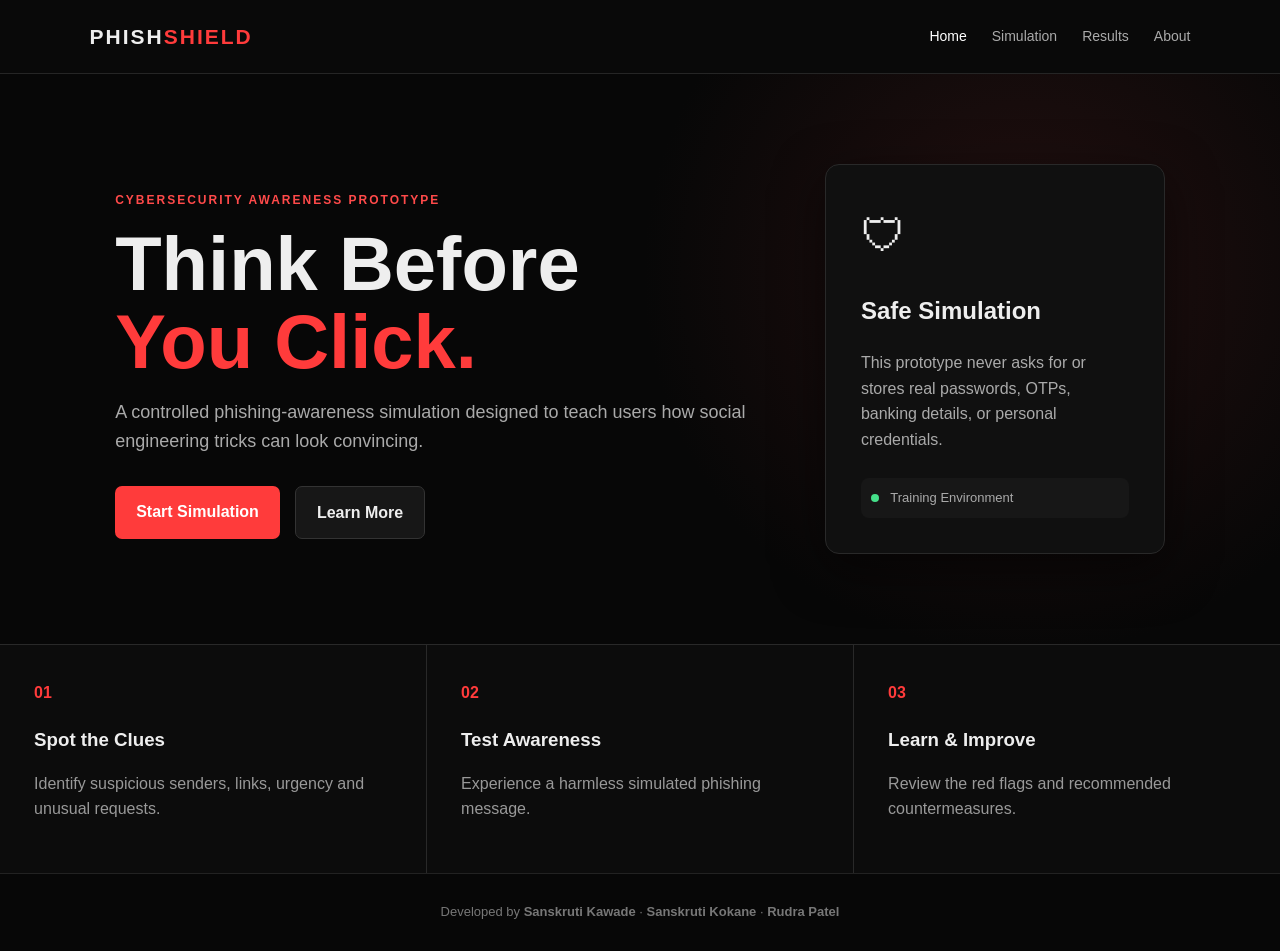
<file: index.html>
<!DOCTYPE html>
<html lang="en">
<head>
<meta charset="UTF-8">
<meta name="viewport" content="width=device-width, initial-scale=1.0">
<title>PhishShield | Awareness Simulation</title>
<link rel="stylesheet" href="style.css">
</head>
<body>
<header>
  <div class="brand">PHISH<span>SHIELD</span></div>
  <nav>
    <a href="index.html" class="active">Home</a>
    <a href="simulation.html">Simulation</a>
    <a href="results.html">Results</a>
    <a href="about.html">About</a>
  </nav>
</header>

<main class="hero">
  <section>
    <p class="tag">CYBERSECURITY AWARENESS PROTOTYPE</p>
    <h1>Think Before<br><span>You Click.</span></h1>
    <p class="lead">A controlled phishing-awareness simulation designed to teach users how social engineering tricks can look convincing.</p>
    <div class="buttons">
      <a class="btn primary" href="simulation.html">Start Simulation</a>
      <a class="btn secondary" href="about.html">Learn More</a>
    </div>
  </section>

  <aside class="warning-card">
    <div class="shield">🛡</div>
    <h2>Safe Simulation</h2>
    <p>This prototype never asks for or stores real passwords, OTPs, banking details, or personal credentials.</p>
    <div class="status"><i></i> Training Environment</div>
  </aside>
</main>

<section class="features">
  <div><b>01</b><h3>Spot the Clues</h3><p>Identify suspicious senders, links, urgency and unusual requests.</p></div>
  <div><b>02</b><h3>Test Awareness</h3><p>Experience a harmless simulated phishing message.</p></div>
  <div><b>03</b><h3>Learn & Improve</h3><p>Review the red flags and recommended countermeasures.</p></div>
</section>

<footer>Developed by <strong>Sanskruti Kawade</strong> · <strong>Sanskruti Kokane</strong> · <strong>Rudra Patel</strong></footer>
</body>
</html>
</file>
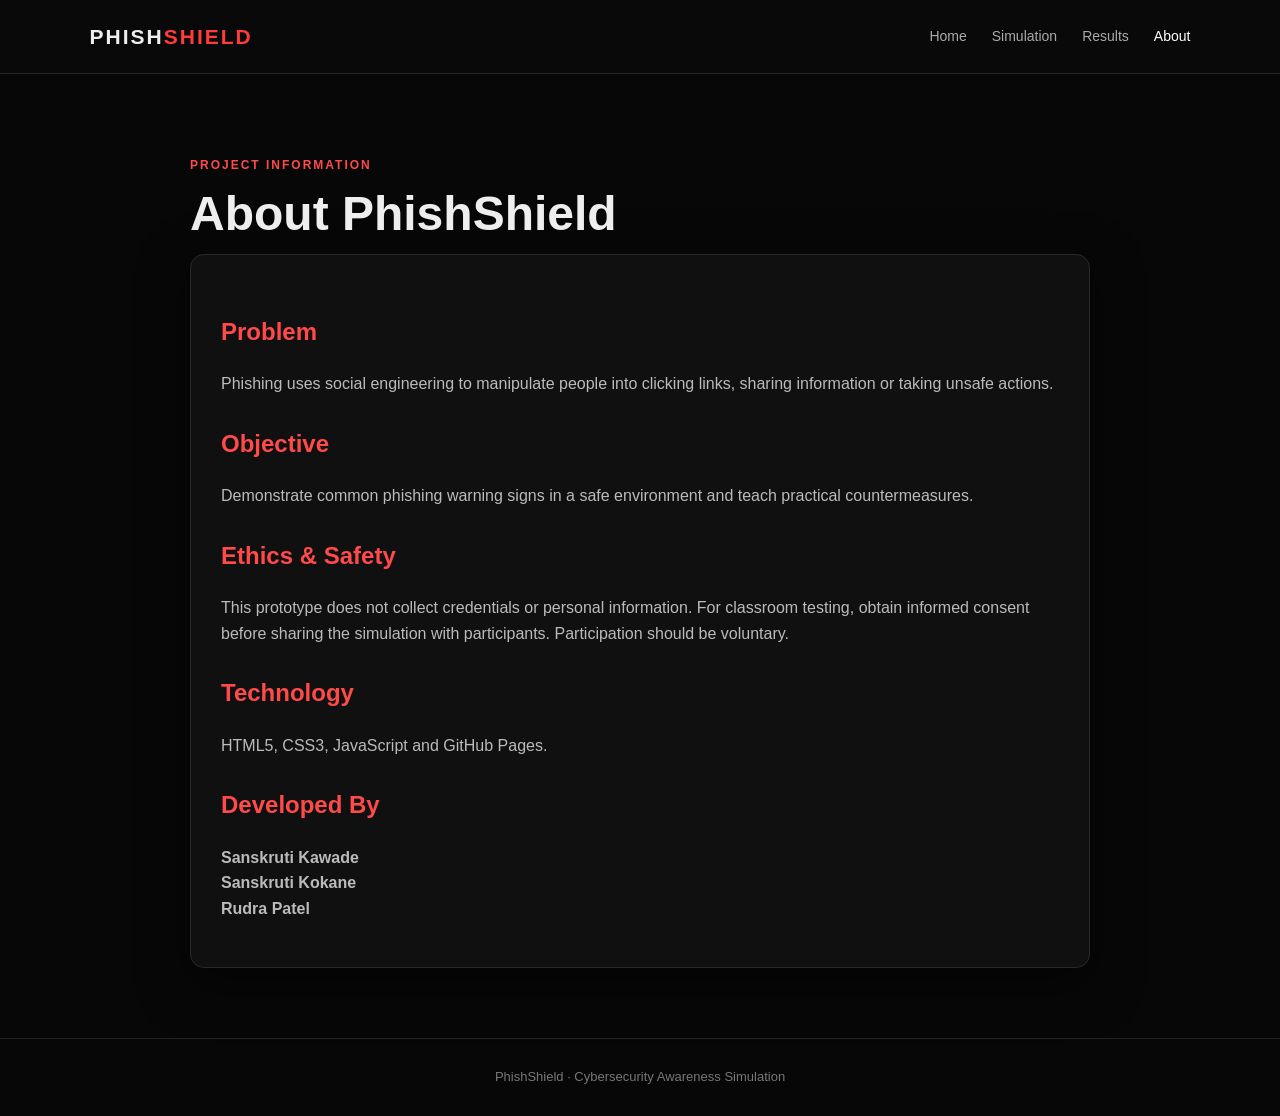
<file: about.html>
<!DOCTYPE html>
<html lang="en">
<head>
<meta charset="UTF-8">
<meta name="viewport" content="width=device-width, initial-scale=1.0">
<title>PhishShield | About</title>
<link rel="stylesheet" href="style.css">
</head>
<body>
<header><div class="brand">PHISH<span>SHIELD</span></div><nav><a href="index.html">Home</a><a href="simulation.html">Simulation</a><a href="results.html">Results</a><a href="about.html" class="active">About</a></nav></header>
<main class="page">
  <p class="tag">PROJECT INFORMATION</p>
  <h1>About PhishShield</h1>
  <div class="content-card">
    <h2>Problem</h2>
    <p>Phishing uses social engineering to manipulate people into clicking links, sharing information or taking unsafe actions.</p>
    <h2>Objective</h2>
    <p>Demonstrate common phishing warning signs in a safe environment and teach practical countermeasures.</p>
    <h2>Ethics & Safety</h2>
    <p>This prototype does not collect credentials or personal information. For classroom testing, obtain informed consent before sharing the simulation with participants. Participation should be voluntary.</p>
    <h2>Technology</h2>
    <p>HTML5, CSS3, JavaScript and GitHub Pages.</p>
    <h2>Developed By</h2>
    <p><strong>Sanskruti Kawade</strong><br><strong>Sanskruti Kokane</strong><br><strong>Rudra Patel</strong></p>
  </div>
</main>
<footer>PhishShield · Cybersecurity Awareness Simulation</footer>
</body>
</html>
</file>
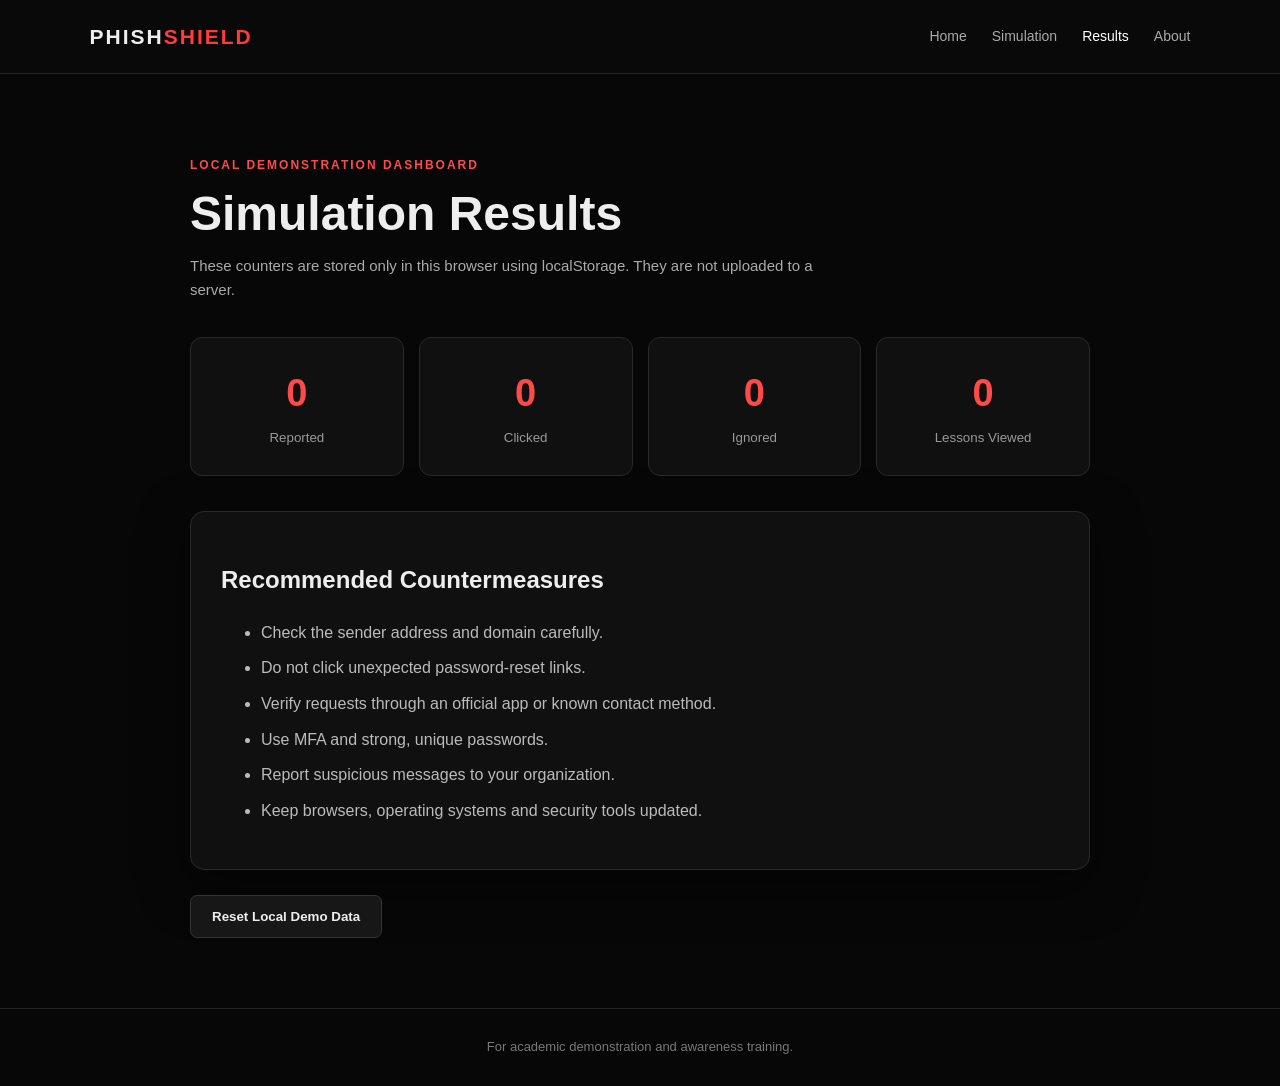
<file: results.html>
<!DOCTYPE html>
<html lang="en">
<head>
<meta charset="UTF-8">
<meta name="viewport" content="width=device-width, initial-scale=1.0">
<title>PhishShield | Results</title>
<link rel="stylesheet" href="style.css">
</head>
<body>
<header><div class="brand">PHISH<span>SHIELD</span></div><nav><a href="index.html">Home</a><a href="simulation.html">Simulation</a><a href="results.html" class="active">Results</a><a href="about.html">About</a></nav></header>

<main class="page">
  <p class="tag">LOCAL DEMONSTRATION DASHBOARD</p>
  <h1>Simulation Results</h1>
  <p class="lead small">These counters are stored only in this browser using localStorage. They are not uploaded to a server.</p>
  <div class="stats">
    <div><span id="reports">0</span><small>Reported</small></div>
    <div><span id="clicks">0</span><small>Clicked</small></div>
    <div><span id="ignores">0</span><small>Ignored</small></div>
    <div><span id="lessons">0</span><small>Lessons Viewed</small></div>
  </div>
  <section class="tips">
    <h2>Recommended Countermeasures</h2>
    <ul>
      <li>Check the sender address and domain carefully.</li>
      <li>Do not click unexpected password-reset links.</li>
      <li>Verify requests through an official app or known contact method.</li>
      <li>Use MFA and strong, unique passwords.</li>
      <li>Report suspicious messages to your organization.</li>
      <li>Keep browsers, operating systems and security tools updated.</li>
    </ul>
  </section>
  <button class="btn secondary" onclick="resetData()">Reset Local Demo Data</button>
</main>
<footer>For academic demonstration and awareness training.</footer>
<script src="script.js"></script>
</body>
</html>
</file>
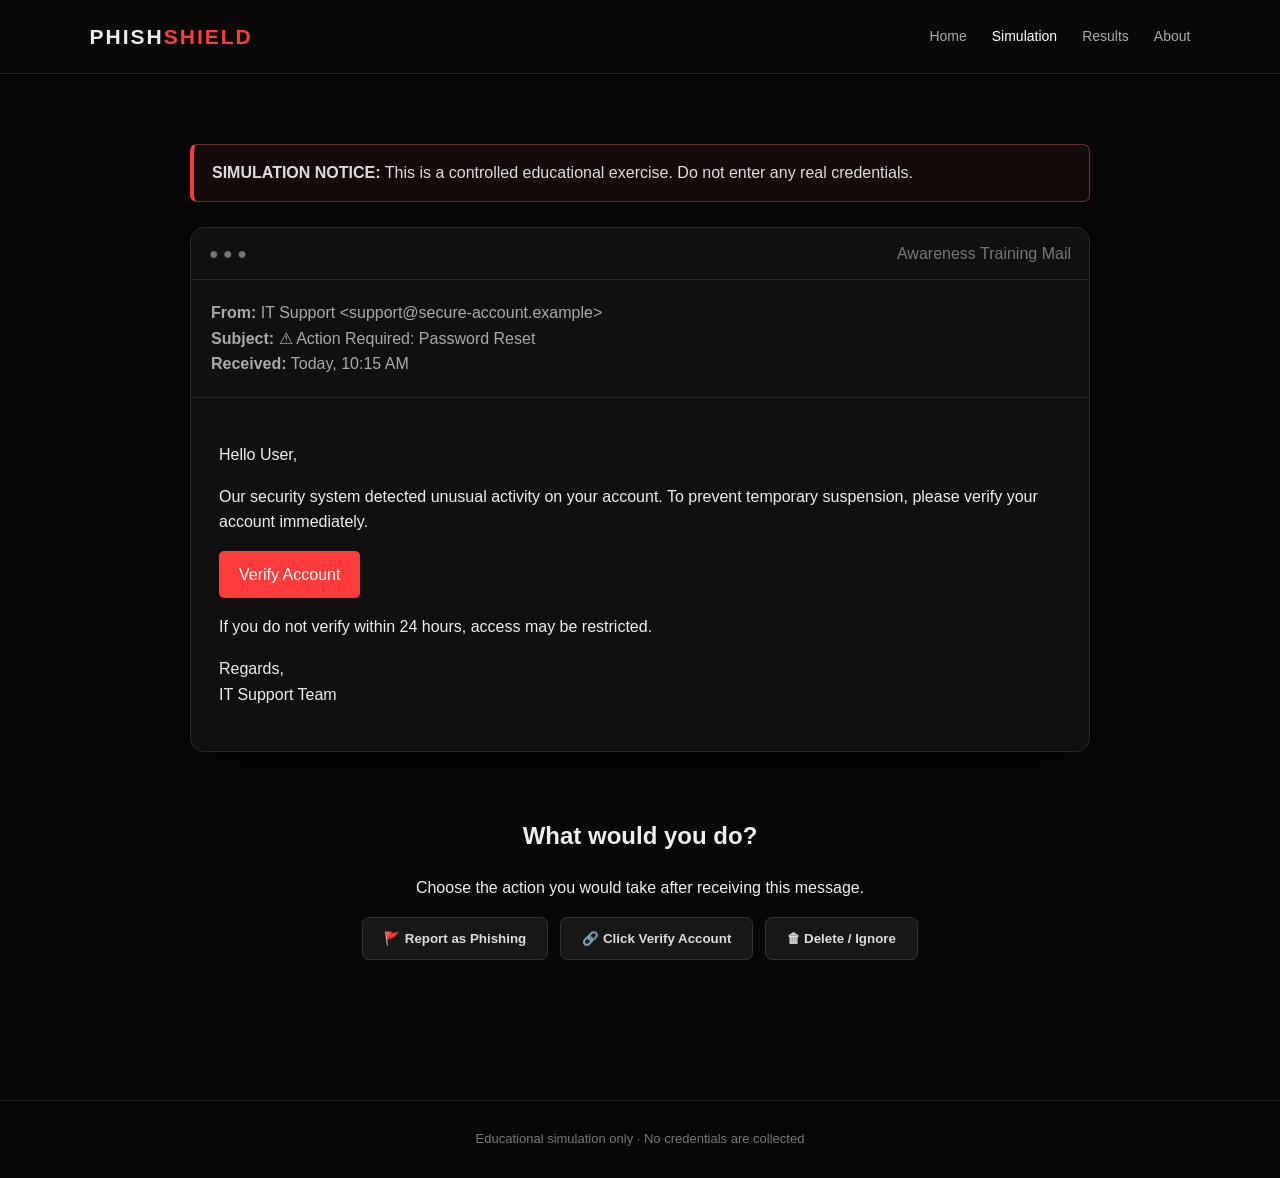
<file: simulation.html>
<!DOCTYPE html>
<html lang="en">
<head>
<meta charset="UTF-8">
<meta name="viewport" content="width=device-width, initial-scale=1.0">
<title>PhishShield | Simulation</title>
<link rel="stylesheet" href="style.css">
</head>
<body>
<header>
  <div class="brand">PHISH<span>SHIELD</span></div>
  <nav><a href="index.html">Home</a><a href="simulation.html" class="active">Simulation</a><a href="results.html">Results</a><a href="about.html">About</a></nav>
</header>

<main class="page">
  <div class="notice">
    <strong>SIMULATION NOTICE:</strong> This is a controlled educational exercise. Do not enter any real credentials.
  </div>

  <div class="email-window">
    <div class="mail-top"><span>● ● ●</span><span>Awareness Training Mail</span></div>
    <div class="email-meta">
      <div><b>From:</b> IT Support &lt;support@secure-account.example&gt;</div>
      <div><b>Subject:</b> ⚠ Action Required: Password Reset</div>
      <div><b>Received:</b> Today, 10:15 AM</div>
    </div>
    <div class="email-body">
      <p>Hello User,</p>
      <p>Our security system detected unusual activity on your account. To prevent temporary suspension, please verify your account immediately.</p>
      <p><a href="training-login.html" id="phishLink" class="fake-link">Verify Account</a></p>
      <p>If you do not verify within 24 hours, access may be restricted.</p>
      <p>Regards,<br>IT Support Team</p>
    </div>
  </div>

  <section class="decision">
    <h2>What would you do?</h2>
    <p>Choose the action you would take after receiving this message.</p>
    <div class="choice-grid">
      <button onclick="choose('report')">🚩 Report as Phishing</button>
      <button onclick="choose('verify')">🔗 Click Verify Account</button>
      <button onclick="choose('ignore')">🗑 Delete / Ignore</button>
    </div>
    <div id="feedback" class="feedback"></div>
  </section>
</main>

<footer>Educational simulation only · No credentials are collected</footer>
<script src="script.js"></script>
</body>
</html>
</file>
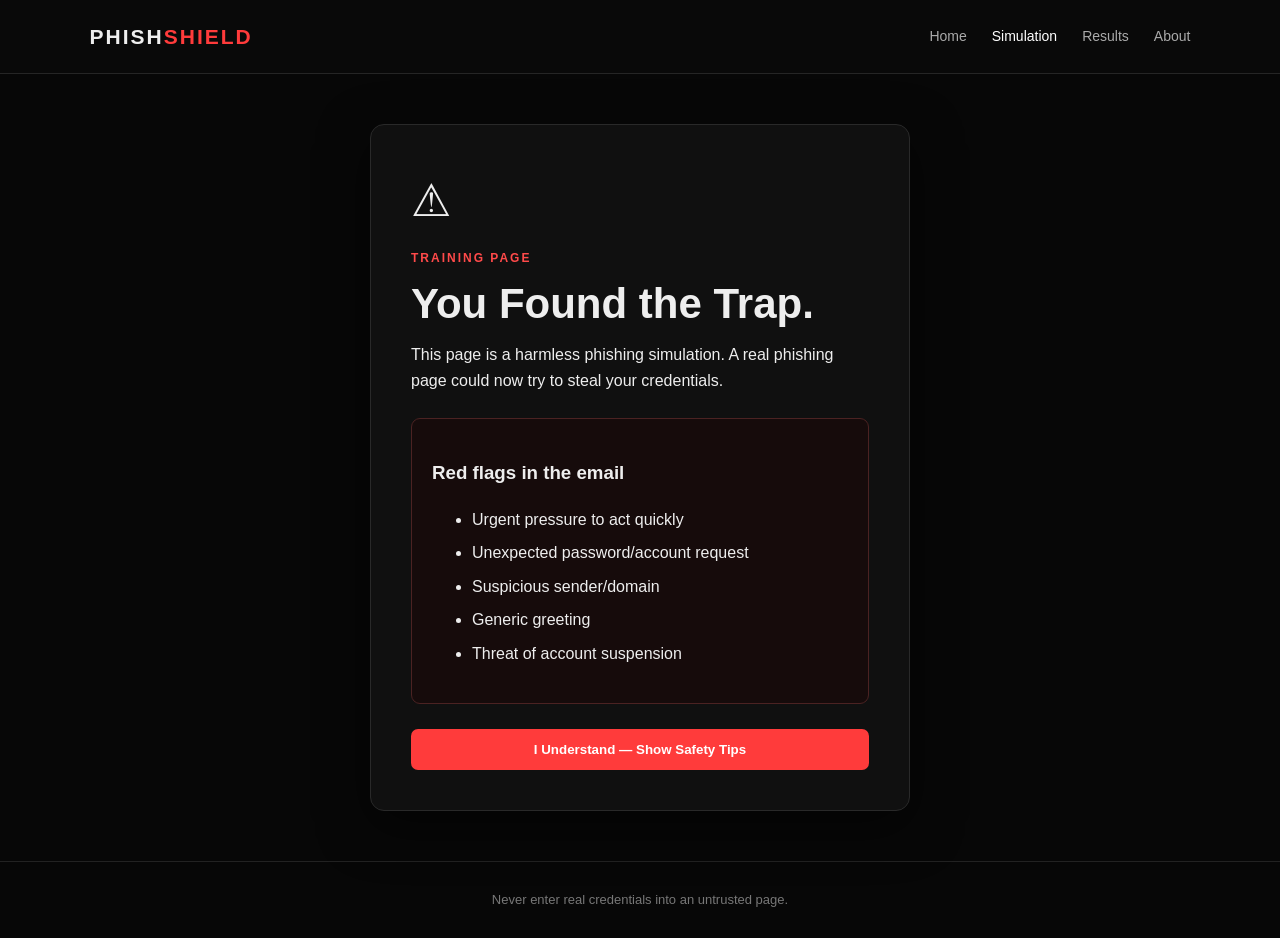
<file: training-login.html>
<!DOCTYPE html>
<html lang="en">
<head>
<meta charset="UTF-8">
<meta name="viewport" content="width=device-width, initial-scale=1.0">
<title>PhishShield | Training Page</title>
<link rel="stylesheet" href="style.css">
</head>
<body>
<header><div class="brand">PHISH<span>SHIELD</span></div><nav><a href="index.html">Home</a><a href="simulation.html" class="active">Simulation</a><a href="results.html">Results</a><a href="about.html">About</a></nav></header>

<main class="login-wrap">
  <div class="login-card">
    <div class="shield">⚠</div>
    <p class="tag">TRAINING PAGE</p>
    <h1>You Found the Trap.</h1>
    <p>This page is a harmless phishing simulation. A real phishing page could now try to steal your credentials.</p>
    <div class="redflags">
      <h3>Red flags in the email</h3>
      <ul>
        <li>Urgent pressure to act quickly</li>
        <li>Unexpected password/account request</li>
        <li>Suspicious sender/domain</li>
        <li>Generic greeting</li>
        <li>Threat of account suspension</li>
      </ul>
    </div>
    <button class="btn primary full" onclick="markLesson()">I Understand — Show Safety Tips</button>
  </div>
</main>
<footer>Never enter real credentials into an untrusted page.</footer>
<script src="script.js"></script>
</body>
</html>
</file>
<file: style.css>
*{box-sizing:border-box}body{margin:0;background:#070707;color:#eee;font-family:Arial,Helvetica,sans-serif;line-height:1.6}header{height:74px;border-bottom:1px solid #252525;display:flex;align-items:center;justify-content:space-between;padding:0 7%;background:#090909;position:sticky;top:0;z-index:10}.brand{font-weight:900;letter-spacing:2px;font-size:21px}.brand span,h1 span{color:#ff3b3b}nav{display:flex;gap:25px}nav a{color:#aaa;text-decoration:none;font-size:14px}nav a:hover,nav a.active{color:#fff}.hero{min-height:570px;padding:90px 9%;display:flex;align-items:center;justify-content:space-between;gap:60px;background:radial-gradient(circle at 80% 35%,#241010 0,transparent 35%)}.tag{color:#ff4a4a;letter-spacing:2px;font-size:12px;font-weight:bold}.hero h1,h1{font-size:clamp(42px,7vw,76px);line-height:1.02;margin:15px 0}.lead{color:#aaa;max-width:650px;font-size:18px}.lead.small{font-size:15px}.buttons{display:flex;gap:15px;margin-top:30px}.btn,.choice-grid button{display:inline-block;border:0;padding:13px 21px;border-radius:7px;text-decoration:none;font-weight:bold;cursor:pointer}.primary{background:#ff3b3b;color:white}.secondary{background:#171717;color:#eee;border:1px solid #333}.warning-card,.email-window,.content-card,.tips,.login-card{background:#101010;border:1px solid #292929;border-radius:14px;box-shadow:0 15px 50px #0008}.warning-card{padding:35px;width:340px}.shield{font-size:45px}.warning-card p{color:#aaa}.status{margin-top:25px;padding:10px;background:#171717;border-radius:8px;color:#aaa;font-size:13px}.status i{display:inline-block;width:8px;height:8px;border-radius:50%;background:#45e08a;margin-right:8px}.features{display:grid;grid-template-columns:repeat(3,1fr);gap:1px;background:#292929;border-top:1px solid #292929}.features div{background:#0c0c0c;padding:35px 8%;}.features b{color:#ff3b3b}.features h3{margin-bottom:5px}.features p{color:#999}.page{max-width:950px;margin:0 auto;padding:70px 25px}.page h1{font-size:48px}.notice{padding:15px 18px;border:1px solid #633;border-left:4px solid #ff3b3b;background:#160b0b;border-radius:7px;margin-bottom:25px;color:#ddd}.mail-top{padding:13px 18px;border-bottom:1px solid #292929;display:flex;justify-content:space-between;color:#777}.email-meta{padding:20px;border-bottom:1px solid #292929;color:#aaa}.email-body{padding:28px;min-height:260px}.fake-link{display:inline-block;background:#ff3b3b;color:white;padding:11px 20px;border-radius:5px;text-decoration:none}.decision{text-align:center;padding:45px 0}.choice-grid{display:flex;justify-content:center;gap:12px;flex-wrap:wrap}.choice-grid button{background:#171717;color:#ddd;border:1px solid #333}.choice-grid button:hover{border-color:#ff3b3b}.feedback{margin:25px auto 0;max-width:700px;color:#aaa}.login-wrap{min-height:calc(100vh - 150px);display:grid;place-items:center;padding:50px 20px}.login-card{max-width:540px;padding:40px}.login-card h1{font-size:42px}.redflags{background:#160b0b;border:1px solid #4b2222;padding:20px;border-radius:9px;margin:25px 0}.redflags li{margin:8px 0}.full{width:100%}.stats{display:grid;grid-template-columns:repeat(4,1fr);gap:15px;margin:35px 0}.stats div{background:#101010;border:1px solid #292929;padding:25px;text-align:center;border-radius:12px}.stats span{display:block;font-size:38px;font-weight:bold;color:#ff4a4a}.stats small{color:#999}.tips{padding:30px;margin-bottom:25px}.tips li{margin:10px 0;color:#bbb}.content-card{padding:30px}.content-card h2{color:#ff4a4a;margin-top:28px}.content-card p{color:#bbb}footer{text-align:center;padding:28px;border-top:1px solid #222;color:#777;font-size:13px}@media(max-width:700px){header{padding:0 5%;height:auto;min-height:70px;gap:15px}nav{gap:10px;flex-wrap:wrap;justify-content:flex-end}.hero{padding:55px 7%;flex-direction:column;align-items:flex-start}.warning-card{width:100%}.features,.stats{grid-template-columns:1fr}.page{padding:45px 18px}.page h1{font-size:40px}.choice-grid{flex-direction:column}.choice-grid button{width:100%}}
</file>
